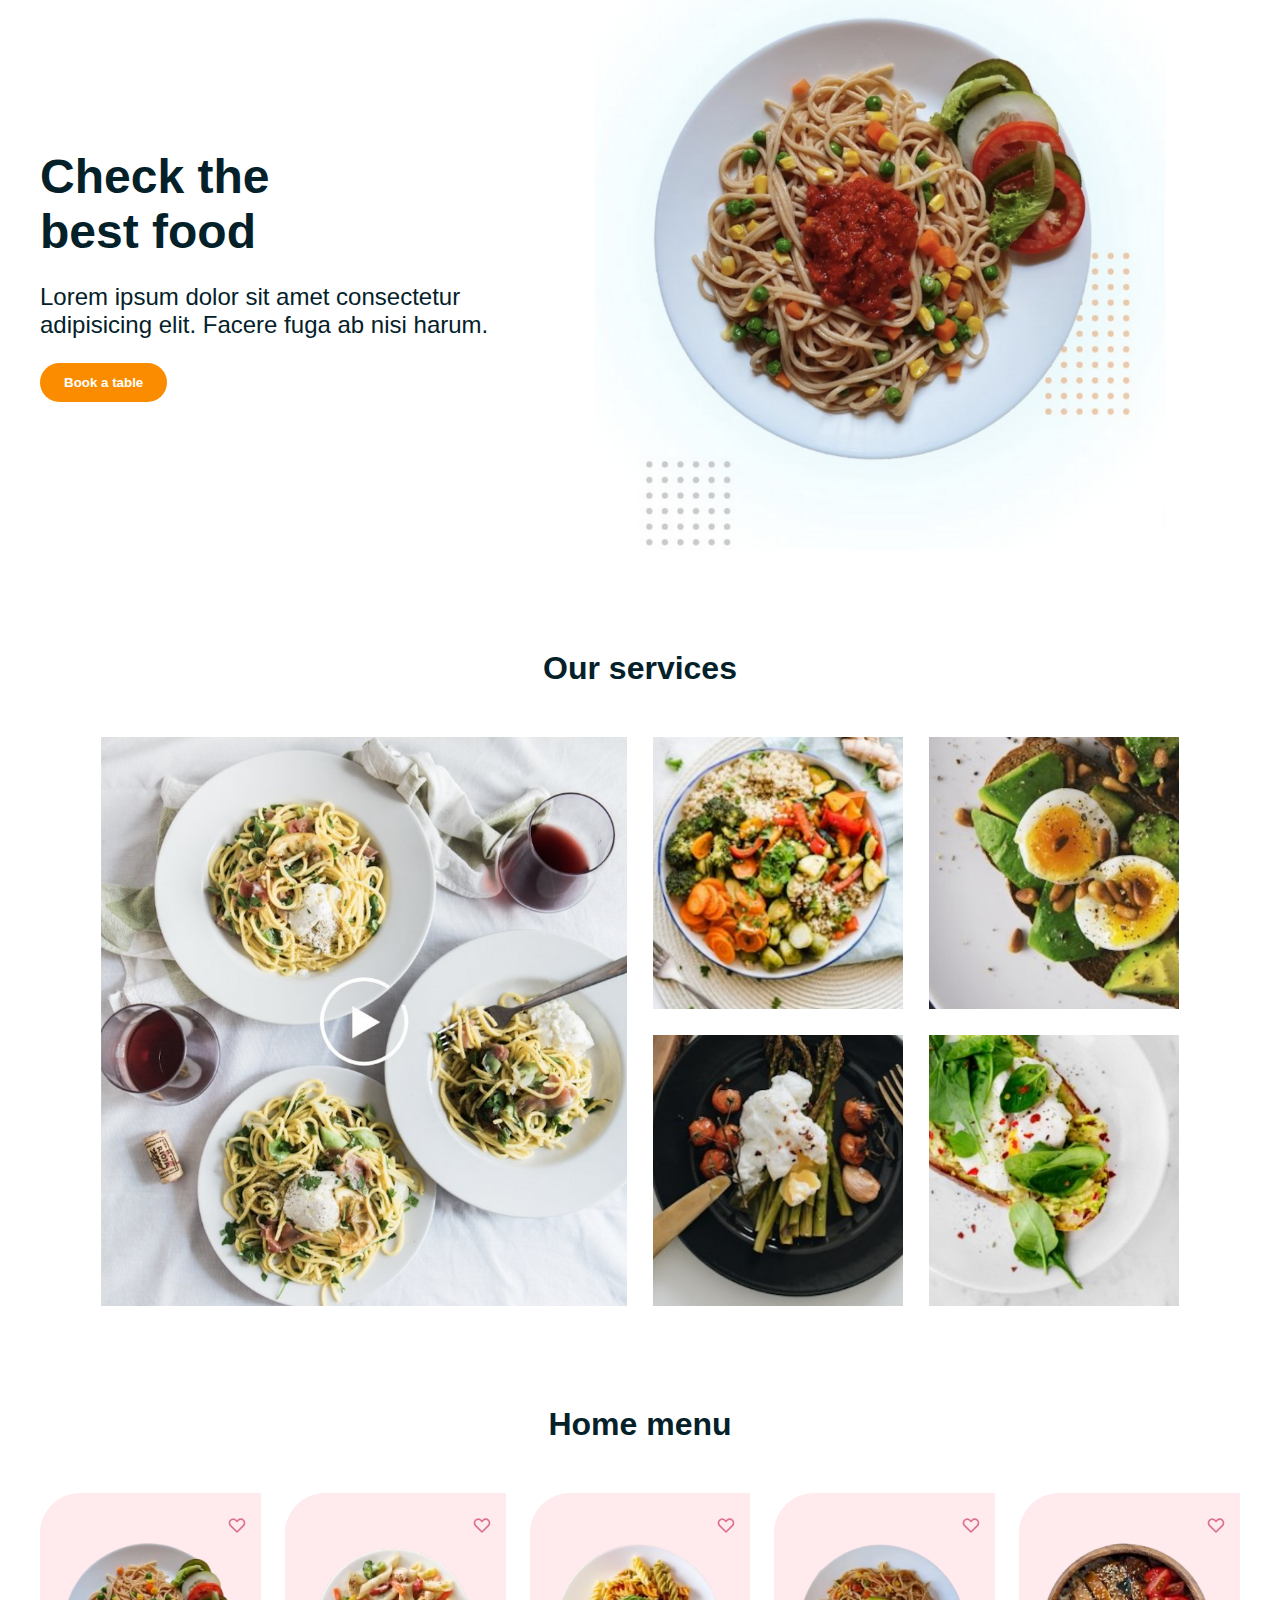
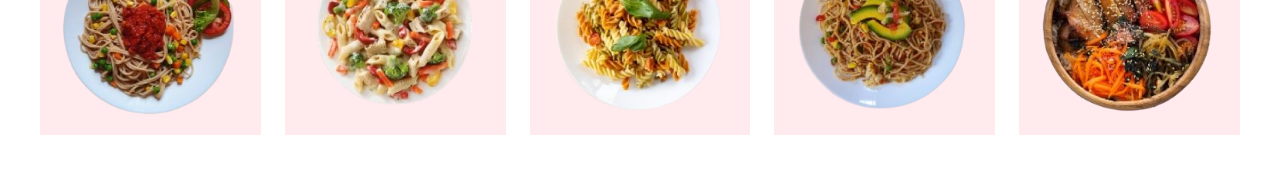
<file: index.html>
<!DOCTYPE html>
<html lang="en">
<head>
    <meta charset="UTF-8">
    <meta name="viewport" content="width=device-width, initial-scale=1.0">
    <title>Menú</title>
    <link rel="stylesheet" href="./style.css">
</head>
<body>
    <main>
        <section class="hero">
            <div class="info">
                <h1>Check the <br>best food</h1>
                <p>Lorem ipsum dolor sit amet consectetur adipisicing elit. Facere fuga ab nisi harum.</p>
                <button>Book a table</button>
            </div>
            <img class="hero-image" src="./images/hero.png" alt="Plato de pasta con vegetales">
        </section>
        <section class="dishes">
            <h2 class="dishes-title">Our services</h2>
            <div class="dishes-grid">
                <img class="dishes-item dishes-item__big" src="./images/video.png" alt="Plato de pasta con salsa">
                <img class="dishes-item" src="./images/dish1.png" alt="Bowl de vegetales">
                <img class="dishes-item" src="./images/dish2.png" alt="">
                <img class="dishes-item" src="./images/dish3.png" alt="">
                <img class="dishes-item" src="./images/dish4.png" alt="">
            </div>
        </section>
        <section class="menu">
            <h2 class="menu-title">Home menu</h2>
            <div class="menu-grid">
                <div class="menu-grid__item">
                    <div class="icon">
                        <svg width="36" height="36" viewBox="0 0 24 24" fill="none" xmlns="http://www.w3.org/2000/svg">
                            <path d="M3.34255 7.7779C3.5687 7.23194 3.90017 6.73586 4.31804 6.31799C4.7359 5.90012 5.23198 5.56865 5.77795 5.3425C6.32392 5.11635 6.90909 4.99995 7.50004 4.99995C8.09099 4.99995 8.67616 5.11635 9.22213 5.3425C9.7681 5.56865 10.2642 5.90012 10.682 6.31799L12 7.63599L13.318 6.31799C14.162 5.47407 15.3066 4.99997 16.5 4.99997C17.6935 4.99997 18.8381 5.47407 19.682 6.31799C20.526 7.16191 21.0001 8.30651 21.0001 9.49999C21.0001 10.6935 20.526 11.8381 19.682 12.682L12 20.364L4.31804 12.682C3.90017 12.2641 3.5687 11.7681 3.34255 11.2221C3.1164 10.6761 3 10.0909 3 9.49999C3 8.90904 3.1164 8.32387 3.34255 7.7779Z" stroke="palevioletred" stroke-width="2" stroke-linecap="round" stroke-linejoin="round"></path>
                        </svg>
                    </div>
                    <img src="./images/plate1.png" alt="Plato de pasta">
                </div>
                <div class="menu-grid__item">
                    <div class="icon">
                        <svg width="36" height="36" viewBox="0 0 24 24" fill="none" xmlns="http://www.w3.org/2000/svg">
                            <path d="M3.34255 7.7779C3.5687 7.23194 3.90017 6.73586 4.31804 6.31799C4.7359 5.90012 5.23198 5.56865 5.77795 5.3425C6.32392 5.11635 6.90909 4.99995 7.50004 4.99995C8.09099 4.99995 8.67616 5.11635 9.22213 5.3425C9.7681 5.56865 10.2642 5.90012 10.682 6.31799L12 7.63599L13.318 6.31799C14.162 5.47407 15.3066 4.99997 16.5 4.99997C17.6935 4.99997 18.8381 5.47407 19.682 6.31799C20.526 7.16191 21.0001 8.30651 21.0001 9.49999C21.0001 10.6935 20.526 11.8381 19.682 12.682L12 20.364L4.31804 12.682C3.90017 12.2641 3.5687 11.7681 3.34255 11.2221C3.1164 10.6761 3 10.0909 3 9.49999C3 8.90904 3.1164 8.32387 3.34255 7.7779Z" stroke="palevioletred" stroke-width="2" stroke-linecap="round" stroke-linejoin="round"></path>
                        </svg>
                    </div>
                    <img src="./images/plate2.png" alt="Plato de pasta">
                </div>
                <div class="menu-grid__item">
                    <div class="icon">
                        <svg width="36" height="36" viewBox="0 0 24 24" fill="none" xmlns="http://www.w3.org/2000/svg">
                            <path d="M3.34255 7.7779C3.5687 7.23194 3.90017 6.73586 4.31804 6.31799C4.7359 5.90012 5.23198 5.56865 5.77795 5.3425C6.32392 5.11635 6.90909 4.99995 7.50004 4.99995C8.09099 4.99995 8.67616 5.11635 9.22213 5.3425C9.7681 5.56865 10.2642 5.90012 10.682 6.31799L12 7.63599L13.318 6.31799C14.162 5.47407 15.3066 4.99997 16.5 4.99997C17.6935 4.99997 18.8381 5.47407 19.682 6.31799C20.526 7.16191 21.0001 8.30651 21.0001 9.49999C21.0001 10.6935 20.526 11.8381 19.682 12.682L12 20.364L4.31804 12.682C3.90017 12.2641 3.5687 11.7681 3.34255 11.2221C3.1164 10.6761 3 10.0909 3 9.49999C3 8.90904 3.1164 8.32387 3.34255 7.7779Z" stroke="palevioletred" stroke-width="2" stroke-linecap="round" stroke-linejoin="round"></path>
                        </svg>
                    </div>
                    <img src="./images/plate3.png" alt="Plato de pasta">
                </div>
                <div class="menu-grid__item">
                    <div class="icon">
                        <svg width="36" height="36" viewBox="0 0 24 24" fill="none" xmlns="http://www.w3.org/2000/svg">
                            <path d="M3.34255 7.7779C3.5687 7.23194 3.90017 6.73586 4.31804 6.31799C4.7359 5.90012 5.23198 5.56865 5.77795 5.3425C6.32392 5.11635 6.90909 4.99995 7.50004 4.99995C8.09099 4.99995 8.67616 5.11635 9.22213 5.3425C9.7681 5.56865 10.2642 5.90012 10.682 6.31799L12 7.63599L13.318 6.31799C14.162 5.47407 15.3066 4.99997 16.5 4.99997C17.6935 4.99997 18.8381 5.47407 19.682 6.31799C20.526 7.16191 21.0001 8.30651 21.0001 9.49999C21.0001 10.6935 20.526 11.8381 19.682 12.682L12 20.364L4.31804 12.682C3.90017 12.2641 3.5687 11.7681 3.34255 11.2221C3.1164 10.6761 3 10.0909 3 9.49999C3 8.90904 3.1164 8.32387 3.34255 7.7779Z" stroke="palevioletred" stroke-width="2" stroke-linecap="round" stroke-linejoin="round"></path>
                        </svg>
                    </div>
                    <img src="./images/plate4.png" alt="Plato de pasta">
                </div>
                <div class="menu-grid__item">
                    <div class="icon">
                        <svg width="36" height="36" viewBox="0 0 24 24" fill="none" xmlns="http://www.w3.org/2000/svg">
                            <path d="M3.34255 7.7779C3.5687 7.23194 3.90017 6.73586 4.31804 6.31799C4.7359 5.90012 5.23198 5.56865 5.77795 5.3425C6.32392 5.11635 6.90909 4.99995 7.50004 4.99995C8.09099 4.99995 8.67616 5.11635 9.22213 5.3425C9.7681 5.56865 10.2642 5.90012 10.682 6.31799L12 7.63599L13.318 6.31799C14.162 5.47407 15.3066 4.99997 16.5 4.99997C17.6935 4.99997 18.8381 5.47407 19.682 6.31799C20.526 7.16191 21.0001 8.30651 21.0001 9.49999C21.0001 10.6935 20.526 11.8381 19.682 12.682L12 20.364L4.31804 12.682C3.90017 12.2641 3.5687 11.7681 3.34255 11.2221C3.1164 10.6761 3 10.0909 3 9.49999C3 8.90904 3.1164 8.32387 3.34255 7.7779Z" stroke="palevioletred" stroke-width="2" stroke-linecap="round" stroke-linejoin="round"></path>
                        </svg>
                    </div>
                    <img src="./images/plate5.png" alt="Plato de pasta">
                </div>
            </div>
        </section>
    </main>
</body>
</html>
</file>
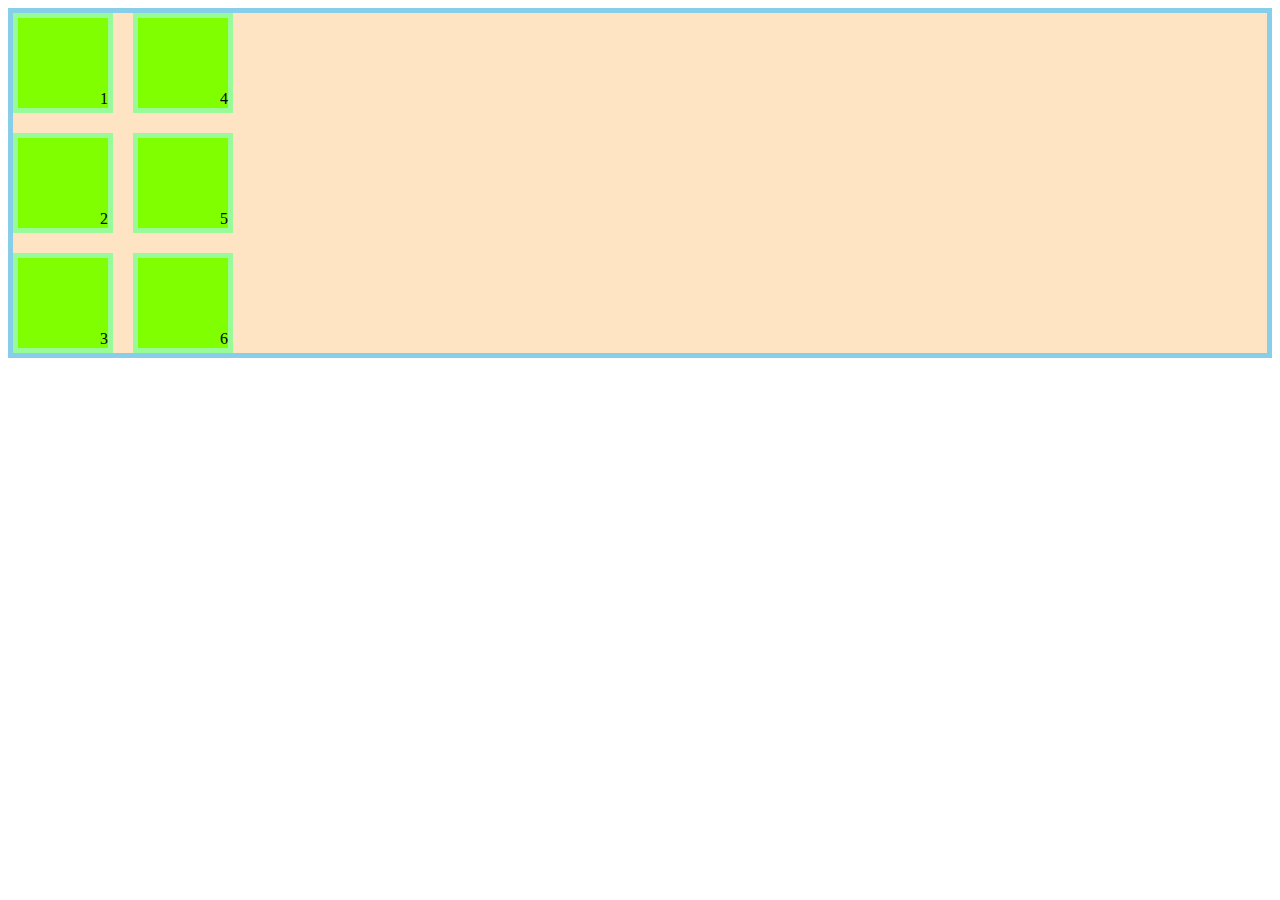
<file: Reto1/index.html>
<!DOCTYPE html>
<html lang="en">
<head>
    <meta charset="UTF-8">
    <meta name="viewport" content="width=device-width, initial-scale=1.0">
    <title>Document</title>
    <link rel="stylesheet" href="./styles.css">
</head>
<body>
    <div class="container">
        <div class="item">1</div>
        <div class="item">2</div>
        <div class="item">3</div>
        <div class="item">4</div>
        <div class="item">5</div>
        <div class="item">6</div>
    </div>
</body>
</html>
</file>
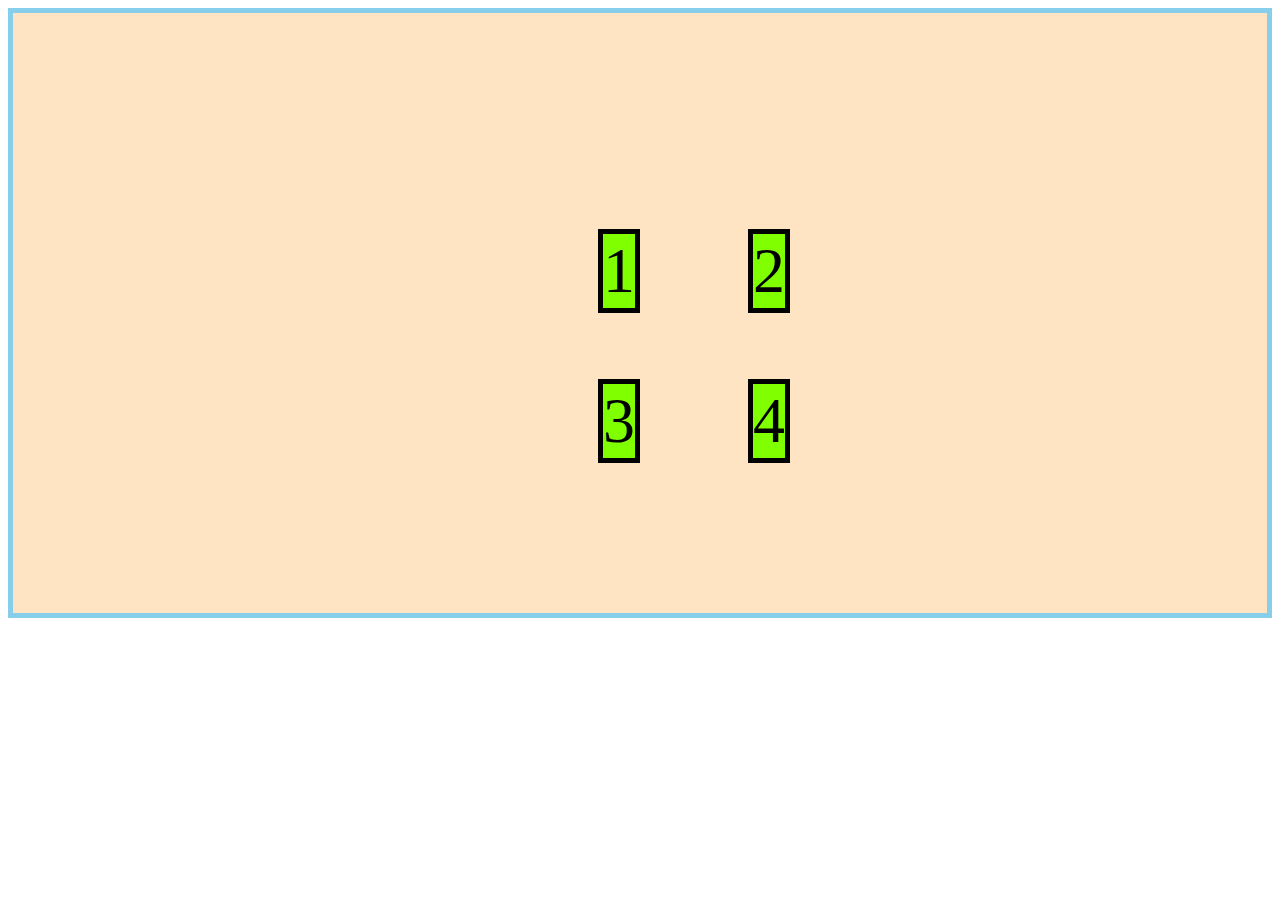
<file: Reto2/index.html>
<!DOCTYPE html>
<html lang="en">
<head>
    <meta charset="UTF-8">
    <meta name="viewport" content="width=device-width, initial-scale=1.0">
    <title>Document</title>
    <link rel="stylesheet" href="./style.css">
</head>
<body>
    <div class="container">
        <div class="item">1</div>
        <div class="item">2</div>
        <div class="item">3</div>
        <div class="item">4</div>
    </div>
</body>
</html>
</file>
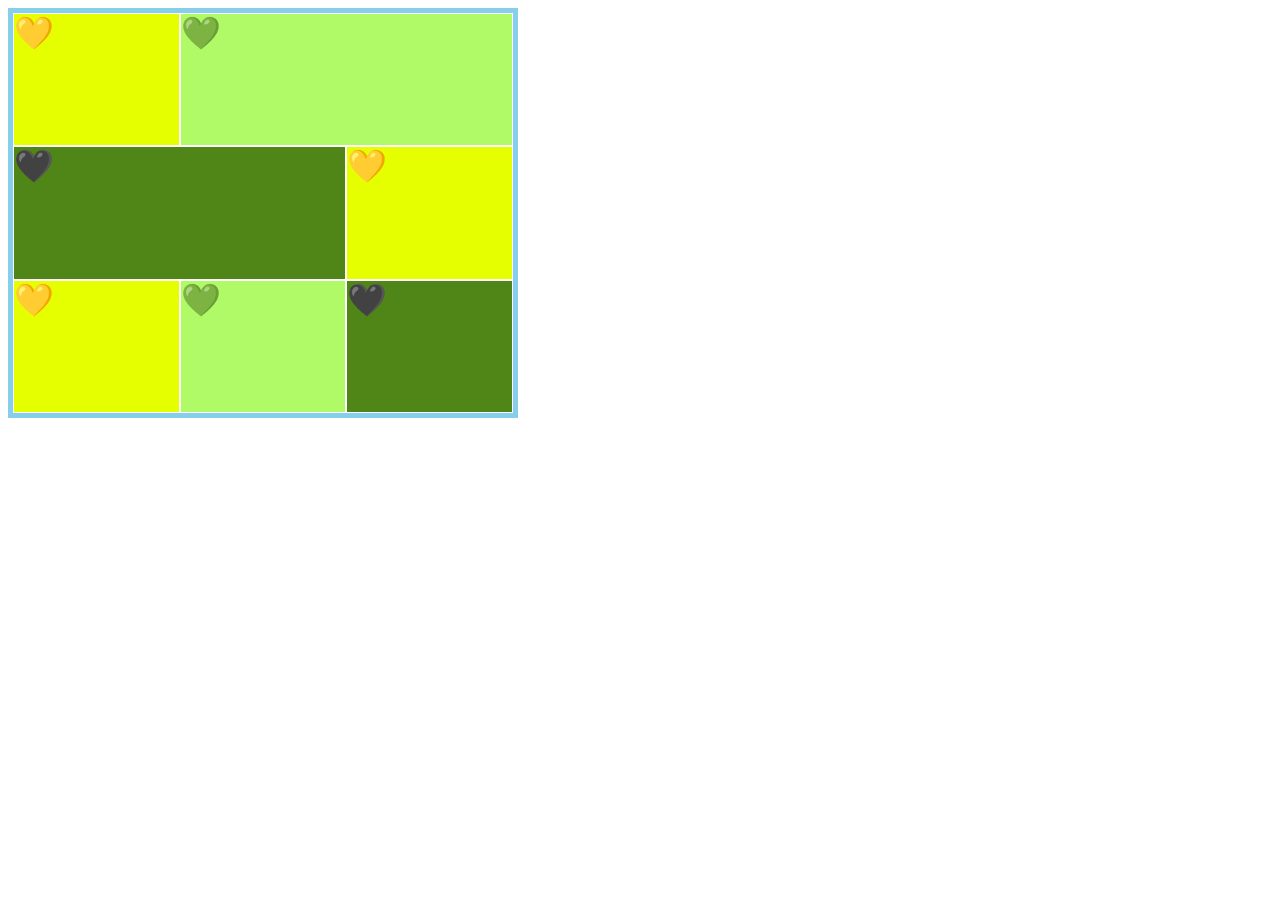
<file: Reto3/index.html>
<!DOCTYPE html>
<html lang="en">
<head>
    <meta charset="UTF-8">
    <meta name="viewport" content="width=device-width, initial-scale=1.0">
    <title>Document</title>
    <link rel="stylesheet" href="./style.css">
</head>
<body>
    <div class="container">
        <div class="item item1">💛</div>
        <div class="item item2">💚</div>
        <div class="item item3">🖤</div>
        <div class="item item4">💛</div>
        <div class="item item5">💛</div>
        <div class="item item6">💚</div>
        <div class="item item7">🖤</div>
    </div>
</body>
</html>
</file>
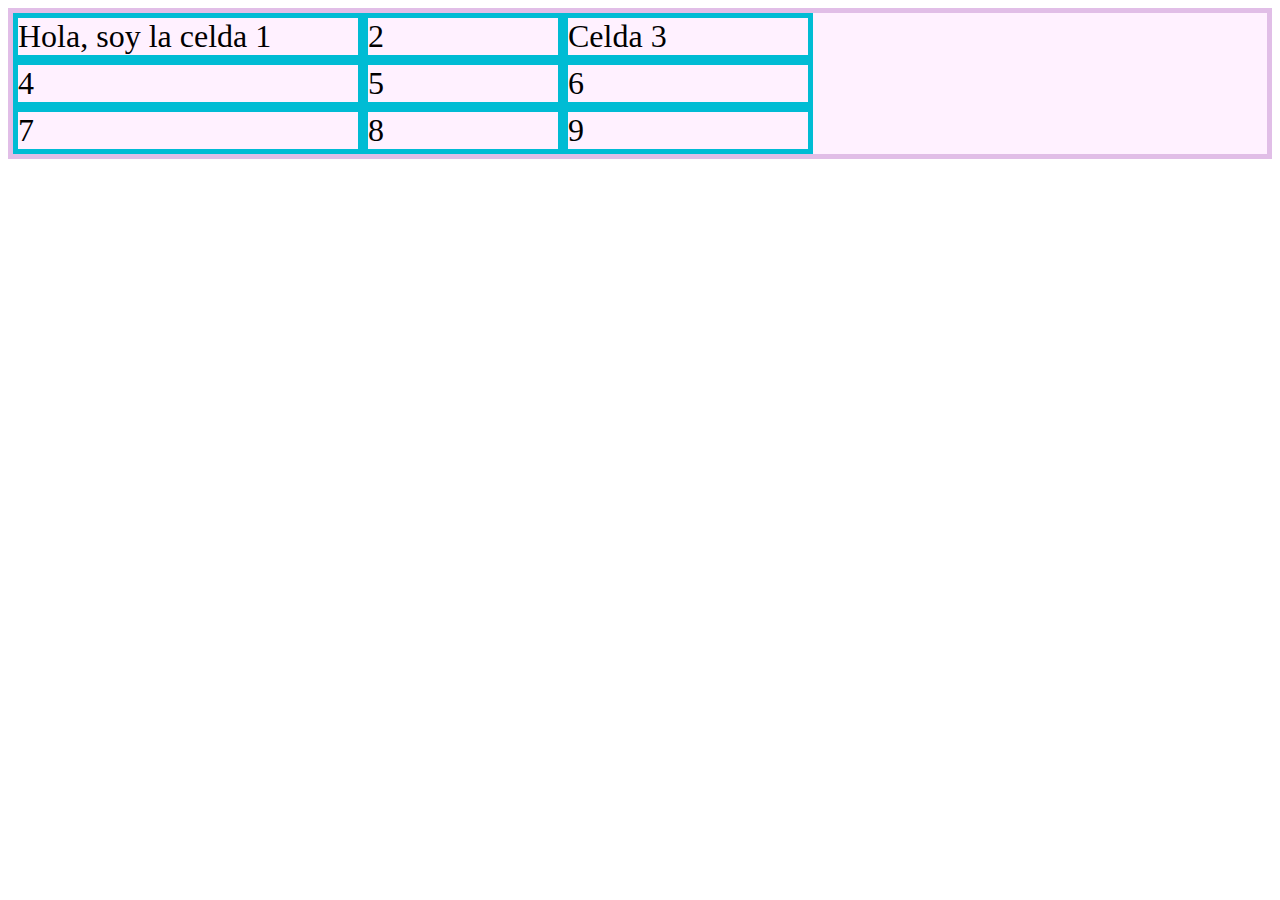
<file: Reto4/index.html>
<!DOCTYPE html>
<html lang="en">
<head>
    <meta charset="UTF-8">
    <meta name="viewport" content="width=device-width, initial-scale=1.0">
    <title>Document</title>
    <link rel="stylesheet" href="./style.css">
</head>
<body>
    <div class="container">
        <div class="item">Hola, soy la celda 1</div>
        <div class="item">2</div>
        <div class="item">Celda 3</div>
        <div class="item">4</div>
        <div class="item">5</div>
        <div class="item">6</div>
        <div class="item">7</div>
        <div class="item">8</div>
        <div class="item">9</div>
    </div>
</body>
</html>
</file>
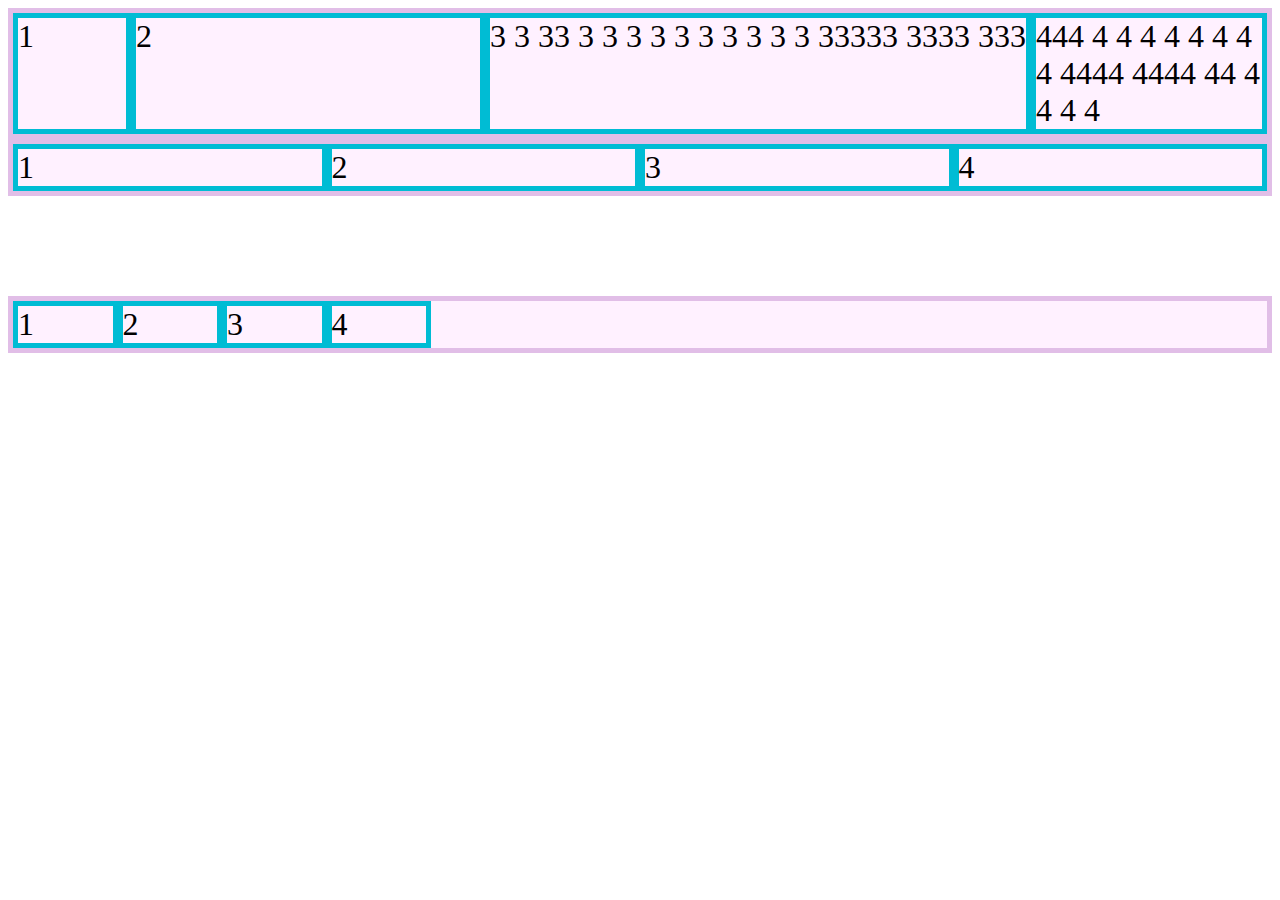
<file: Reto5/index.html>
<!DOCTYPE html>
<html lang="en">
<head>
    <meta charset="UTF-8">
    <meta name="viewport" content="width=device-width, initial-scale=1.0">
    <title>Document</title>
    <link rel="stylesheet" href="./style.css">
</head>
<body>
    <div class="container">
        <div class="item item-1">1</div>
        <div class="item item-2">2</div>
        <div class="item item-3">3 3 33 3 3 3 3 3 3 3 3 3 3 33333 3333 333</div>
        <div class="item item-4">444 4 4 4 4 4 4 4 4 4444 4444 44 4 4 4 4</div>
    </div>

    <div class="contenedor-1">
        <div class="item item-1">1</div>
        <div class="item item-2">2</div>
        <div class="item item-3">3</div>
        <div class="item item-4">4</div>
    </div>
    <div class="contenedor-2">
        <div class="item item-1">1</div>
        <div class="item item-2">2</div>
        <div class="item item-3">3</div>
        <div class="item item-4">4</div>
    </div>
</body>
</html>
</file>
<file: style.css>
* {
  font-family: "Roboto", sans-serif;
  margin: 0;
}

body {
  width: auto;
}

main {
  max-width: 1200px;
  margin: 0 auto;
}

.hero {
  display: grid;
  grid-template-columns: 2fr 3fr;
  grid-auto-rows: 550px;
}

.hero-image {
  width: 100%;
  height: 100%;
  object-fit: contain;
}

.info {
  align-self: center;
}

h1 {
  margin-bottom: 24px;
  font-size: 3rem;
  font-weight: bolder;
  color: #04212a;
  /* color: #841F11; */
}

p {
  margin-bottom: 24px;
  font-size: 1.5rem;
  color: #04212a;
}

button {
  padding: 12px 24px;
  border: none;
  font-weight: 900;
  color: white;
  background-color: #fb8c00;
  border-radius: 20px;
  cursor: pointer;
}

.dishes {
  margin: 100px 0;
}

.dishes-grid {
  display: grid;
  grid-template-columns: repeat(4, minmax(150px, 250px));
  grid-auto-rows: 1fr;
  gap: 26px;
  justify-content: center;
}

.dishes-title {
  margin-bottom: 50px;
  font-size: 2rem;
  color: #04212a;
  text-align: center;
  font-weight: bold;
}

.dishes-item {
  width: 100%;
  height: 100%;
  object-fit: cover;
}

.dishes-item__big {
  grid-area: 1 / 1 / 3 / 3;
}

.menu {
  margin-bottom: 50px;
}

.menu-title {
  font-size: 2rem;
  color: #04212a;
  font-weight: bolder;
  text-align: center;
  margin-bottom: 50px;
}

.menu-grid {
  display: grid;
  gap: 24px;
  grid-template-columns: repeat(5, minmax(100px, 250px));
  justify-content: center;
}

.menu-grid__item {
  background-color: rgb(255, 234, 238);
  padding: 14px;
  border-top-left-radius: 40px;
}

.menu-grid__item img {
  margin-top: -20px;
  width: 100%;
  height: 100%;
  object-fit: contain;
}

.icon {
  display: flex;
  justify-content: end;
}

.icon svg {
  width: 20px;
}

@media screen and (max-width: 768px) {
  .hero {
    grid-template-columns: minmax(300px, 500px);
    justify-content: center;
    background-image: linear-gradient(
        to right,
        rgba(255, 192, 203, 0.808),
        rgba(250, 213, 247, 0.6)
      ),
      url("./images/hero.png");
    background-size: cover, contain;
    background-position: center, right bottom;
    background-repeat: no-repeat, no-repeat;
  }

  .info{
    margin: 0 28px;
  }

  .hero-image {
    display: none;
  }

  .dishes-grid {
    grid-template-columns: repeat(auto-fit, minmax(75px, 100px));
  }

  .menu-grid {
    grid-template-columns: repeat(auto-fit, 150px);
  }
}
</file>
<file: Reto1/styles.css>
.container{
    border: 5px solid skyblue;
    background-color: bisque;

    display: grid;
    grid-template-columns: 100px 100px;
    grid-template-rows: 100px 100px 100px;
    grid-auto-flow: column;
    gap: 20px;
}

.item{
    border: 5px solid palegreen;
    background-color: chartreuse;
    font-size: 1rem;

    display: flex;
    justify-content: end;
    align-items: end;
}
</file>
<file: Reto2/style.css>
.container{
    height: 600px;
    border: 5px solid skyblue;
    background-color: bisque;
    display: grid;
    grid-template-columns: 150px 150px;
    grid-template-rows: 150px 150px;
    place-content: center;
    place-items: end;
}

.item{
    border: 5px solid black;
    background-color: chartreuse;
    font-size: 4rem;
}
</file>
<file: Reto3/style.css>
.container{
    border: 5px solid skyblue;
    background-color: bisque;
    display: grid;
    grid-template-columns: 1fr 1fr 1fr;
    grid-template-rows: 1fr 1fr 1fr;
    grid-template-areas: 
        "a b b"
        "c c d"
        "e f g";
    width: 500px;
    height: 400px;
}

.item1{
    border: 1px solid white;
    background-color: rgb(229, 255, 0);
    font-size: 2rem;
    grid-area: a;
}

.item2{
    border: 1px solid white;
    background-color: rgb(176, 250, 103);
    font-size: 2rem;
    grid-area: b;
}

.item3{
    border: 1px solid white;
    background-color: rgb(79, 134, 23);
    font-size: 2rem;
    grid-area: c;
}

.item4{
    border: 1px solid white;
    background-color: rgb(229, 255, 0);
    font-size: 2rem;
    grid-area: d;
}

.item5{
    border: 1px solid white;
    background-color: rgb(229, 255, 0);
    font-size: 2rem;
    grid-area: e;
}

.item6{
    border: 1px solid white;
    background-color: rgb(176, 250, 103);
    font-size: 2rem;
    grid-area: f;
}

.item7{
    border: 1px solid white;
    background-color: rgb(79, 134, 23);
    font-size: 2rem;
    grid-area: g;
}
</file>
<file: Reto4/style.css>
.container {
    border: 5px solid #e1bee7;
    background-color: #fff1ff;
    display: grid;
    grid-template-columns: minmax(30px, 350px) 200px minmax(60px, 250px);
    grid-template-rows: repeat(3, auto);
}
.item {
    border: 5px solid #00bcd4;
    font-size: 2rem;
}
</file>
<file: Reto5/style.css>
.container {
    border: 5px solid #e1bee7;
    background-color: #fff1ff;
    display: grid;
    grid-template-columns:1fr 3fr max-content 2fr;
  }
  
.item {
    border: 5px solid #00bcd4;
    font-size: 2rem;
  }

  .contenedor-1 {
    border: 5px solid #e1bee7;
    background-color: #fff1ff;
    display: grid;
    grid-template-columns: repeat(auto-fit, minmax(100px, 1fr));
  }

  .contenedor-2 {
    border: 5px solid #e1bee7;
    background-color: #fff1ff;
    display: grid;
    margin-top: 100px;
    grid-template-columns: repeat(auto-fill, minmax(100px, 1fr));
  }
</file>
